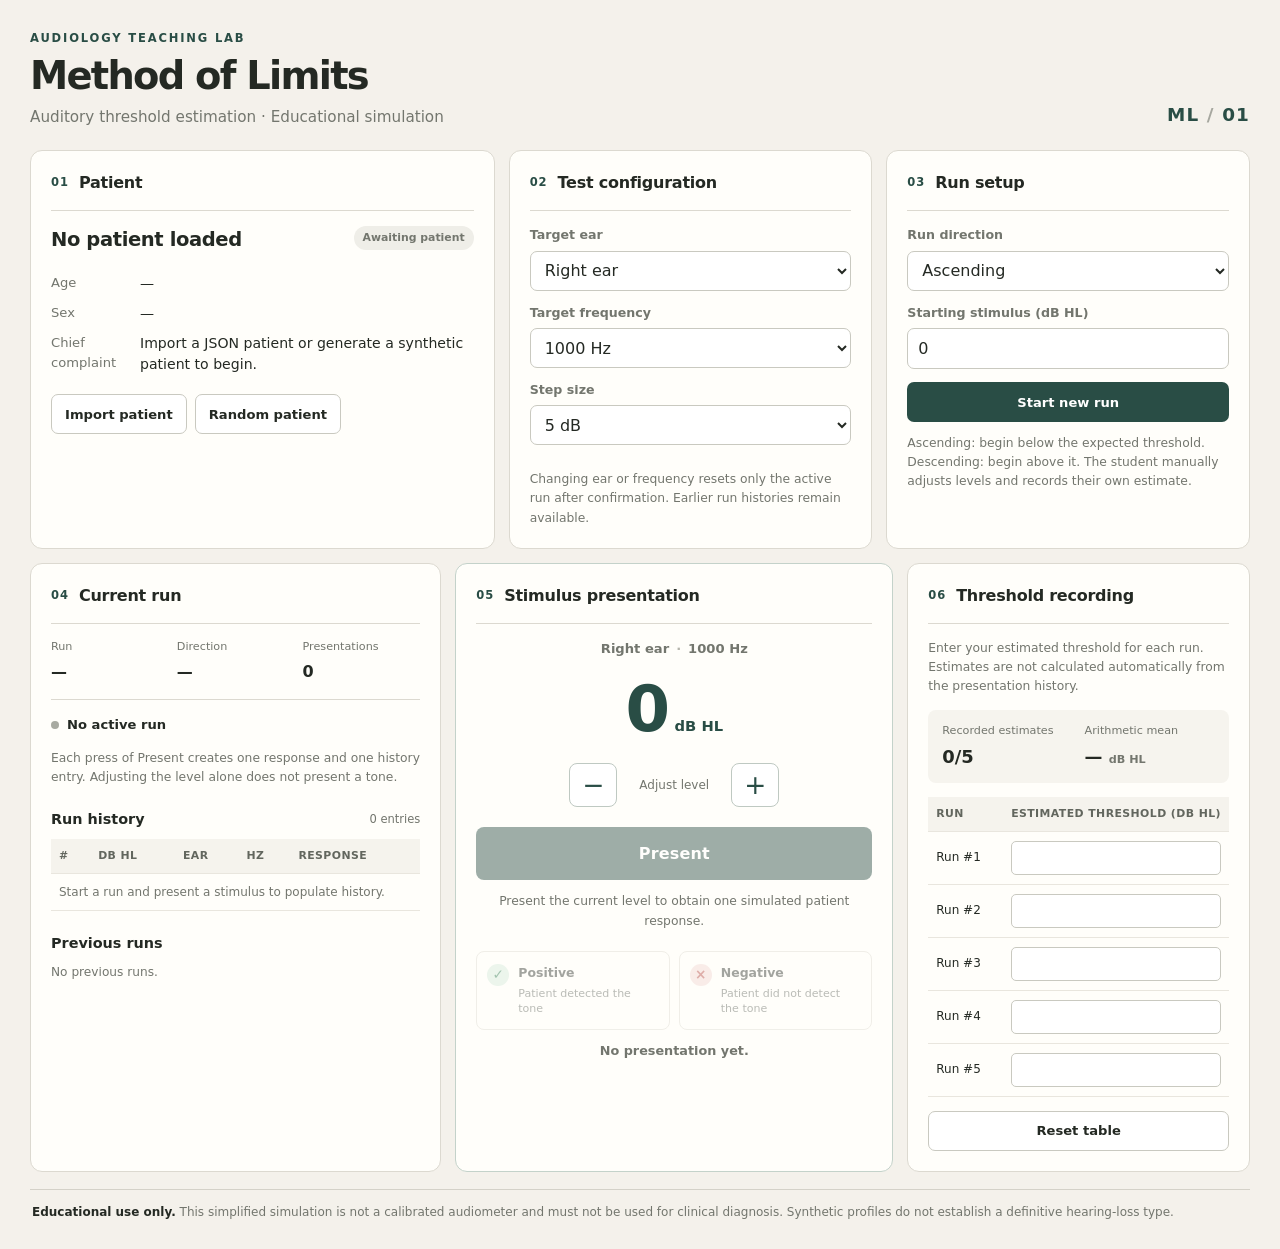
<file: limits-method/index.html>
<!doctype html>
<html lang="en">
<head>
  <meta charset="utf-8">
  <meta name="viewport" content="width=device-width, initial-scale=1">
  <meta name="theme-color" content="#f4f1eb">
  <title>Method of Limits — Audiology Lab</title>
  <link rel="stylesheet" href="style.css">
  <script src="script.js" defer></script>
</head>
<body>
  <header class="site-header">
    <div>
      <p class="eyebrow">AUDIOLOGY TEACHING LAB</p>
      <h1>Method of Limits</h1>
      <p class="subtitle">Auditory threshold estimation · Educational simulation</p>
    </div>
    <div class="header-mark" aria-hidden="true">ML<span> / </span>01</div>
  </header>

  <main class="page-shell">
    <section class="top-grid" aria-label="Patient and test configuration">
      <section class="panel patient-panel">
        <div class="section-heading"><span class="section-index">01</span><h2>Patient</h2></div>
        <div class="patient-name-row">
          <h3 id="patientName">No patient loaded</h3>
          <span id="patientBadge" class="badge muted">Awaiting patient</span>
        </div>
        <dl class="patient-details">
          <div><dt>Age</dt><dd id="patientAge">—</dd></div>
          <div><dt>Sex</dt><dd id="patientSex">—</dd></div>
          <div class="complaint"><dt>Chief complaint</dt><dd id="patientComplaint">Import a JSON patient or generate a synthetic patient to begin.</dd></div>
        </dl>
        <div class="patient-actions">
          <button class="button secondary" id="importButton" type="button">Import patient</button>
          <button class="button secondary" id="randomButton" type="button">Random patient</button>
          <input id="patientFile" type="file" accept=".json,application/json" hidden>
        </div>
        <p id="patientMessage" class="inline-message" role="status" aria-live="polite"></p>
      </section>

      <section class="panel config-panel">
        <div class="section-heading"><span class="section-index">02</span><h2>Test configuration</h2></div>
        <label class="field-label" for="targetEar">Target ear</label>
        <select id="targetEar">
          <option value="right_ear">Right ear</option>
          <option value="left_ear">Left ear</option>
        </select>
        <label class="field-label" for="targetFrequency">Target frequency</label>
        <select id="targetFrequency">
          <option value="250">250 Hz</option><option value="500">500 Hz</option>
          <option value="1000" selected>1000 Hz</option><option value="2000">2000 Hz</option>
          <option value="4000">4000 Hz</option><option value="8000">8000 Hz</option>
        </select>
        <label class="field-label" for="stepSize">Step size</label>
        <select id="stepSize">
          <option value="5" selected>5 dB</option><option value="2">2 dB</option><option value="1">1 dB</option>
        </select>
        <p class="helper">Changing ear or frequency resets only the active run after confirmation. Earlier run histories remain available.</p>
      </section>

      <section class="panel method-panel">
        <div class="section-heading"><span class="section-index">03</span><h2>Run setup</h2></div>
        <label class="field-label" for="runDirection">Run direction</label>
        <select id="runDirection"><option value="ascending">Ascending</option><option value="descending">Descending</option></select>
        <label class="field-label" for="startLevel">Starting stimulus (dB HL)</label>
        <input id="startLevel" type="number" min="-10" max="120" step="1" value="0">
        <button class="button primary full-width" id="startRunButton" type="button">Start new run</button>
        <p class="helper">Ascending: begin below the expected threshold. Descending: begin above it. The student manually adjusts levels and records their own estimate.</p>
      </section>
    </section>

    <section class="workspace-grid" aria-label="Threshold testing workspace">
      <section class="panel run-panel">
        <div class="section-heading"><span class="section-index">04</span><h2>Current run</h2></div>
        <div class="run-summary">
          <div><span class="summary-label">Run</span><strong id="currentRunNumber">—</strong></div>
          <div><span class="summary-label">Direction</span><strong id="currentRunDirection">—</strong></div>
          <div><span class="summary-label">Presentations</span><strong id="presentationCount">0</strong></div>
        </div>
        <div class="status-line"><span id="runStatusDot" class="status-dot"></span><span id="runStatus">No active run</span></div>
        <p class="helper">Each press of Present creates one response and one history entry. Adjusting the level alone does not present a tone.</p>
        <div class="history-heading"><h3>Run history</h3><span id="historyCount" class="count-label">0 entries</span></div>
        <div class="table-scroll history-scroll">
          <table class="history-table">
            <thead><tr><th>#</th><th>dB HL</th><th>Ear</th><th>Hz</th><th>Response</th></tr></thead>
            <tbody id="historyBody"><tr><td colspan="5" class="empty-cell">Start a run and present a stimulus to populate history.</td></tr></tbody>
          </table>
        </div>
        <div class="all-runs">
          <h3>Previous runs</h3>
          <div id="previousRuns" class="previous-runs"><p class="empty-note">No previous runs.</p></div>
        </div>
      </section>

      <section class="panel stimulus-panel">
        <div class="section-heading"><span class="section-index">05</span><h2>Stimulus presentation</h2></div>
        <div class="stimulus-context"><span id="stimulusEar">Right ear</span><span class="context-separator">·</span><span id="stimulusFrequency">1000 Hz</span></div>
        <div class="level-display" aria-live="polite"><span id="stimulusLevel">0</span><small>dB HL</small></div>
        <div class="level-controls">
          <button id="minusButton" class="level-adjust" type="button" aria-label="Decrease stimulus level">−</button>
          <span class="adjust-hint">Adjust level</span>
          <button id="plusButton" class="level-adjust" type="button" aria-label="Increase stimulus level">+</button>
        </div>
        <button id="presentButton" class="button present-button" type="button" disabled>Present</button>
        <p class="helper centered">Present the current level to obtain one simulated patient response.</p>
        <div class="response-grid" aria-live="polite">
          <div id="positiveIndicator" class="response-indicator positive">
            <span class="indicator-symbol" aria-hidden="true">✓</span>
            <div><strong>Positive</strong><p>Patient detected the tone</p></div>
          </div>
          <div id="negativeIndicator" class="response-indicator negative">
            <span class="indicator-symbol" aria-hidden="true">×</span>
            <div><strong>Negative</strong><p>Patient did not detect the tone</p></div>
          </div>
        </div>
        <p id="responseMessage" class="response-message" role="status">No presentation yet.</p>
      </section>

      <section class="panel estimates-panel">
        <div class="section-heading"><span class="section-index">06</span><h2>Threshold recording</h2></div>
        <p class="helper">Enter your estimated threshold for each run. Estimates are not calculated automatically from the presentation history.</p>
        <div class="recording-summary">
          <div><span class="summary-label">Recorded estimates</span><strong id="completedCount">0/5</strong></div>
          <div><span class="summary-label">Arithmetic mean</span><strong id="meanValue">— <small>dB HL</small></strong></div>
        </div>
        <div class="table-scroll estimates-scroll">
          <table class="estimate-table">
            <thead><tr><th>Run</th><th>Estimated threshold (dB HL)</th></tr></thead>
            <tbody id="estimateBody"></tbody>
          </table>
        </div>
        <button id="resetTableButton" class="button secondary full-width" type="button">Reset table</button>
        <p id="estimateMessage" class="inline-message" role="status" aria-live="polite"></p>
      </section>
    </section>
    <footer class="disclaimer"><strong>Educational use only.</strong> This simplified simulation is not a calibrated audiometer and must not be used for clinical diagnosis. Synthetic profiles do not establish a definitive hearing-loss type.</footer>
  </main>
</body>
</html>
</file>
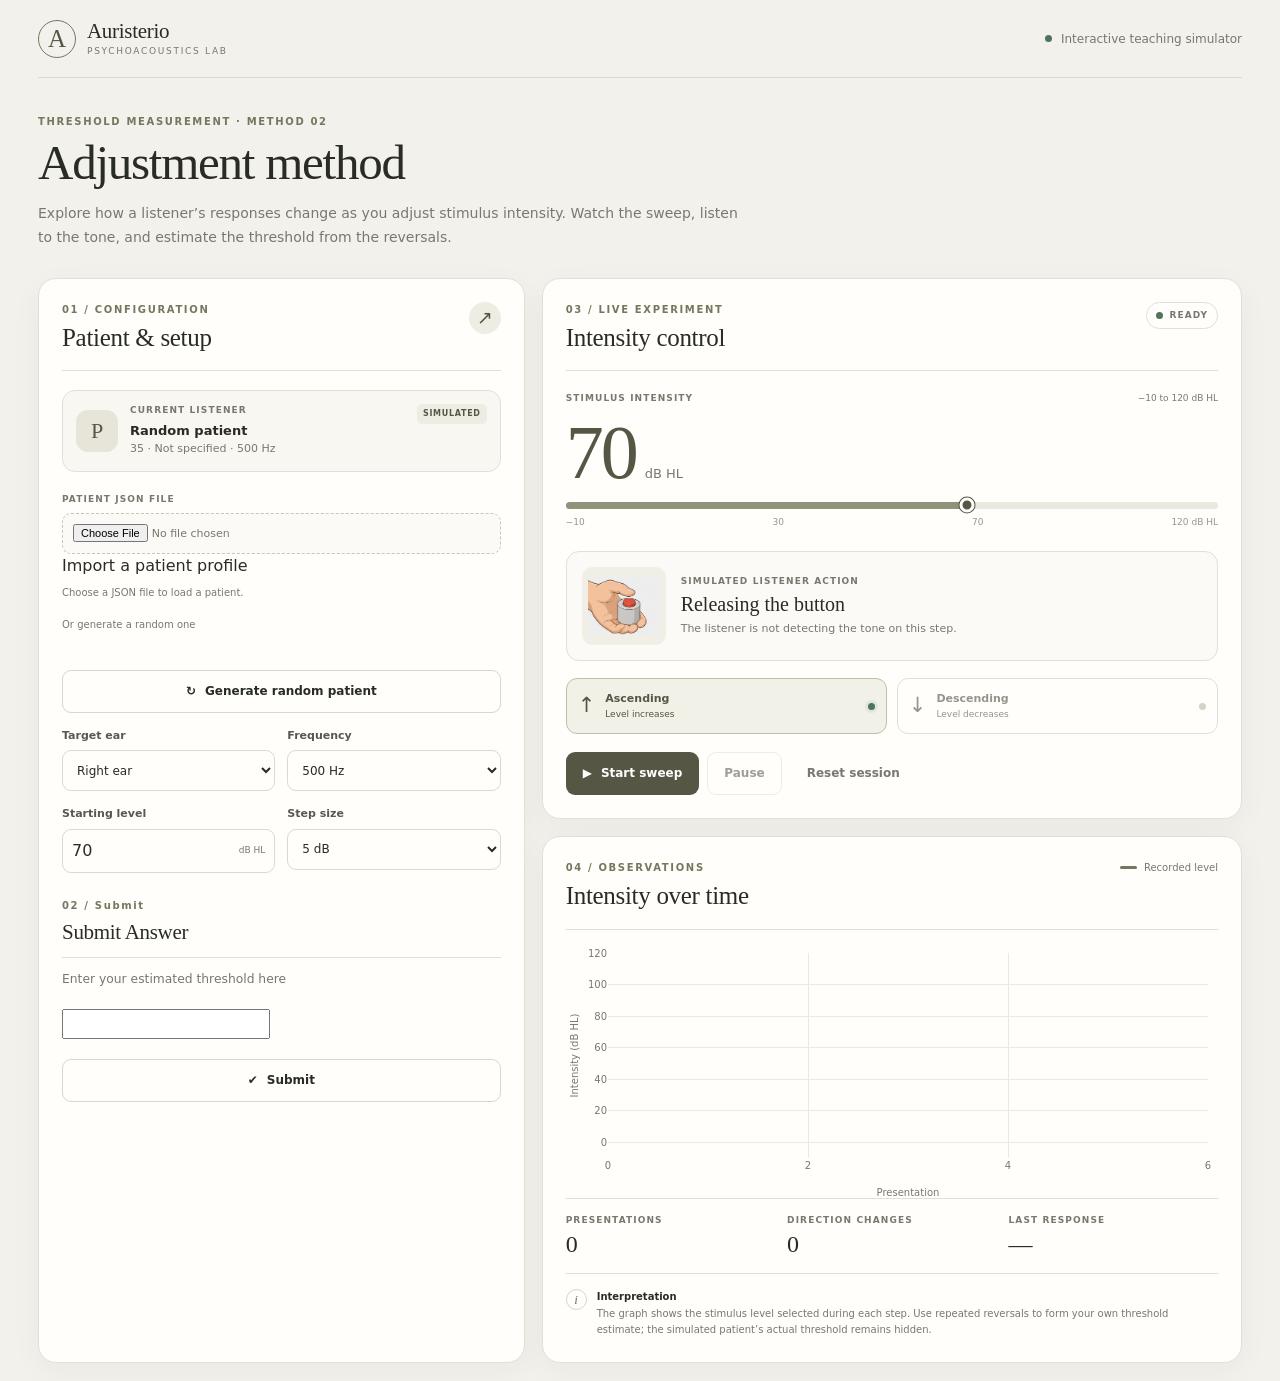
<file: adjustment-method/adjustment.html>
<!doctype html>
<html lang="en">
<head>
  <meta charset="utf-8">
  <meta name="viewport" content="width=device-width, initial-scale=1">
  <meta name="theme-color" content="#e8e5dc">
  <title>Adjustment Method · Psychoacoustics Lab</title>
  <link rel="stylesheet" href="./adjustment_style.css">
  <script src="https://cdn.plot.ly/plotly-2.35.2.min.js"></script>
  <script src="./adjustment_script.js" defer></script>
</head>
<body>
  <div class="app-shell">
    <header class="topbar">
      <a class="wordmark" href="#" aria-label="Psychoacoustics Lab home">
        <span class="wordmark-mark">A</span>
        <span><strong>Auristerio</strong><small>PSYCHOACOUSTICS LAB</small></span>
      </a>
      <div class="topbar-meta"><span class="status-dot"></span> Interactive teaching simulator</div>
    </header>

    <main>
      <section class="page-intro">
        <div>
          <p class="eyebrow">THRESHOLD MEASUREMENT · METHOD 02</p>
          <h1>Adjustment method</h1>
          <p class="intro-copy">Explore how a listener’s responses change as you adjust stimulus intensity. Watch the sweep, listen to the tone, and estimate the threshold from the reversals.</p>
        </div>
      </section>

      <section class="workspace">
        <aside class="panel setup-panel">
          <div class="panel-heading">
            <div><p class="section-kicker">01 / CONFIGURATION</p><h2>Patient & setup</h2></div>
            <span class="heading-icon">↗</span>
          </div>

          <div class="patient-card">
            <div class="patient-avatar" aria-hidden="true">P</div>
            <div class="patient-copy"><span class="field-label">CURRENT LISTENER</span><strong id="patientName">Random patient</strong><span id="patientMeta" class="muted">Threshold profile · 500 Hz</span></div>
            <span class="patient-tag" id="patientTag">SIMULATED</span>
          </div>

          <label class="field-label" for="patientFile">PATIENT JSON FILE</label>
          <div class="file-control">
            <input id="patientFile" type="file" accept=".json,application/json">
            <span class="file-hint">Import a patient profile</span>
          </div>
          <p class="helper-text" id="importStatus" role="status">Choose a JSON file to load a patient.</p>
          <p class="helper-text" id="importStatus" role="status">Or generate a random one</p>
          <button id="newPatientBtn" class="button button-secondary full-width" type="button"><span aria-hidden="true">↻</span> Generate random patient</button>

          <div class="field-grid">
            <div class="field">
              <label for="targetEar">Target ear</label>
              <select id="targetEar">
                <option value="right_ear" selected>Right ear</option>
                <option value="left_ear">Left ear</option>
              </select>
            </div>
            <div class="field">
              <label for="targetFrequency">Frequency</label>
              <select id="targetFrequency">
                <option value="250">250 Hz</option><option value="500" selected>500 Hz</option>
                <option value="1000">1 kHz</option><option value="2000">2 kHz</option>
                <option value="4000">4 kHz</option><option value="8000">8 kHz</option>
              </select>
            </div>
          </div>

          <div class="field-grid">
            <div class="field">
              <label for="startLevel">Starting level</label>
              <div class="input-unit"><input id="startLevel" type="number" min="-10" max="120" step="5" value="70"><span>dB HL</span></div>
            </div>
            <div class="field">
              <label for="stepSize">Step size</label>
              <select id="stepSize"><option value="1">1 dB</option><option value="2">2 dB</option><option value="5" selected>5 dB</option><option value="10">10 dB</option></select>
            </div>
            
          </div>

          <div class="panel-heading compact">
            <div><p class="section-kicker">02 / Submit</p><h2>Submit Answer</h2></div>
          </div>
          <p class="helper">Enter your estimated threshold here</p>
          <input type="number" style="margin-top: 20px;" id="userEstimation">
          <button id="submitBtn" class="button button-secondary full-width" type="button"><span aria-hidden="true">✔</span>Submit</button>
          <p id="responseElement"></p>
        </aside>

        <section class="panel experiment-panel">
          <div class="panel-heading">
            <div><p class="section-kicker">03 / LIVE EXPERIMENT</p><h2>Intensity control</h2></div>
            <span class="live-badge"><span class="status-dot"></span><span id="sessionStatus">READY</span></span>
          </div>
          <div class="stimulus-stage">
            <div class="stimulus-topline"><span>STIMULUS INTENSITY</span><span id="levelBounds">−10 to 120 dB HL</span></div>
            <div class="level-readout"><strong id="sweepValue">70</strong><span>dB HL</span></div>
            <div class="level-track" aria-hidden="true"><div id="levelTrackFill" class="level-track-fill"></div><span id="levelTrackMarker" class="level-track-marker"></span></div>
            <div class="level-scale"><span>−10</span><span>30</span><span>70</span><span>120 dB HL</span></div>

            <div class="hand-state">
              <div class="hand-image-wrap"><img src="./images/releasing.png" id="handImage" alt="Illustration of a hand releasing the response button"></div>
              <div class="hand-copy"><span class="field-label">SIMULATED LISTENER ACTION</span><strong id="handStateTitle">Releasing the button</strong><p id="handStateCopy">The tone is not reliably audible at this level.</p></div>
            </div>
            <div class="direction-indicators">
              <div id="ascendBox" class="direction-card active"><span class="direction-arrow">↑</span><span><strong>Ascending</strong><small>Level increases</small></span><span class="direction-light"></span></div>
              <div id="descendBox" class="direction-card"><span class="direction-arrow">↓</span><span><strong>Descending</strong><small>Level decreases</small></span><span class="direction-light"></span></div>
            </div>
            <div class="control-row">
              <button id="mainStartBtn" class="button button-primary" type="button"><span aria-hidden="true">▶</span> Start sweep</button>
              <button id="pauseBtn" class="button button-secondary" type="button" disabled>Pause</button>
              <button id="resetBtn" class="button button-quiet" type="button">Reset session</button>
            </div>
          </div>
        </section>

        <section class="panel results-panel">
          <div class="panel-heading">
            <div><p class="section-kicker">04 / OBSERVATIONS</p><h2>Intensity over time</h2></div>
            <span class="chart-legend"><i></i> Recorded level</span>
          </div>
          <div id="plot" class="plot-area" aria-label="Live plot of stimulus intensity over time"></div>
          <div class="results-footer">
            <div><span class="field-label">PRESENTATIONS</span><strong id="presentationCount">0</strong></div>
            <div><span class="field-label">DIRECTION CHANGES</span><strong id="reversalCount">0</strong></div>
            <div><span class="field-label">LAST RESPONSE</span><strong id="lastResponse">—</strong></div>
          </div>
          <div class="observation-note"><span class="note-mark">i</span><p><strong>Interpretation</strong><br>The graph shows the stimulus level selected during each step. Use repeated reversals to form your own threshold estimate; the simulated patient’s actual threshold remains hidden.</p></div>
        </section>
        
      </section>

      
    </main>
  </div>
</body>
</html>
</file>
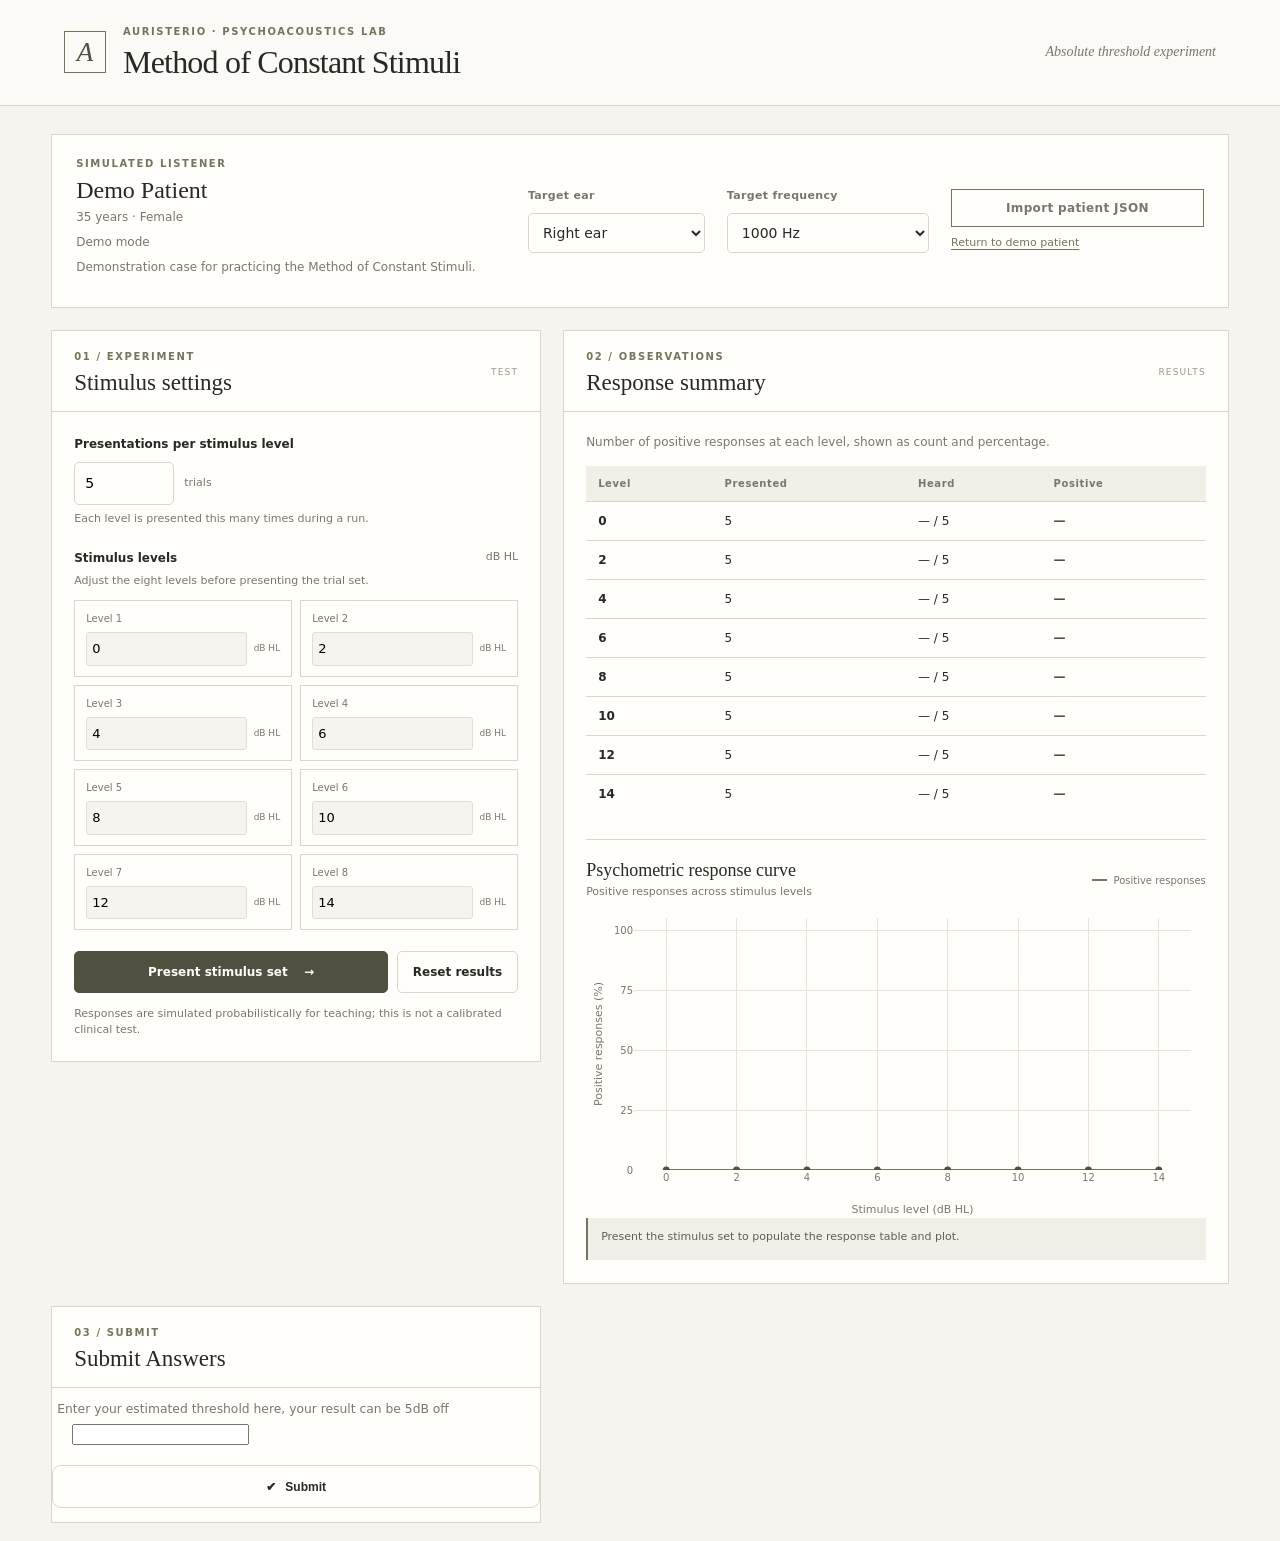
<file: constant-stimuli-method/constant_stimuli.html>
<!DOCTYPE html>
<html lang="en">
<head>
  <meta charset="UTF-8">
  <meta name="viewport" content="width=device-width, initial-scale=1.0">
  <meta name="description" content="Interactive psychoacoustics lab for the Method of Constant Stimuli.">
  <title>Method of Constant Stimuli | Auristerio Lab</title>
  <link rel="stylesheet" href="constant_style.css">
  <script src="https://cdn.plot.ly/plotly-2.35.2.min.js"></script>
  <script src="constant_script.js" defer></script>
</head>
<body>
  <header class="site-header">
    <div class="brand-mark" aria-hidden="true">A</div>
    <div class="brand-copy"><p class="eyebrow">AURISTERIO · PSYCHOACOUSTICS LAB</p><h1>Method of Constant Stimuli</h1></div>
    <p class="header-note">Absolute threshold experiment</p>
  </header>

  <main>
    <section class="patient-strip" aria-label="Patient and test settings">
      <div class="patient-summary">
        <p class="section-kicker">SIMULATED LISTENER</p>
        <h2 id="patientName">Demo Patient</h2>
        <p id="patientDetails" class="muted">35 years · Female</p>
        <p id="patientStatus" class="muted"></p>
        <p id="chiefComplaint" class="complaint">No patient file loaded. Using the built-in demonstration threshold.</p>
      </div>
      <div class="setting-block">
        <label for="targetEar">Target ear</label>
        <select id="targetEar"><option value="right_ear">Right ear</option><option value="left_ear">Left ear</option></select>
      </div>
      <div class="setting-block">
        <label for="targetFrequency">Target frequency</label>
        <select id="targetFrequency">
          <option value="250">250 Hz</option><option value="500">500 Hz</option><option value="1000" selected>1000 Hz</option><option value="2000">2000 Hz</option><option value="4000">4000 Hz</option><option value="8000">8000 Hz</option>
        </select>
      </div>
      <div class="import-block">
        <label class="file-button" for="patientFile">Import patient JSON</label>
        <input id="patientFile" type="file" accept=".json,application/json">
        <button id="loadDemoBtn" class="text-button" type="button">Return to demo patient</button>
      </div>
    </section>

    <div id="message" class="message" role="status" aria-live="polite" hidden></div>

    <section class="lab-grid">
      <article class="panel experiment-panel">
        <div class="panel-heading"><div><p class="section-kicker">01 / EXPERIMENT</p><h2>Stimulus settings</h2></div><span class="panel-index">TEST</span></div>
        <div class="panel-content">
          <div class="field-block">
            <label for="presentTimes">Presentations per stimulus level</label>
            <div class="number-with-unit"><input id="presentTimes" type="number" min="1" max="100" step="1" value="5"><span>trials</span></div>
            <p class="help-text">Each level is presented this many times during a run.</p>
          </div>
          <div class="field-block">
            <div class="field-title-row"><label>Stimulus levels</label><span class="unit-label">dB HL</span></div>
            <p class="help-text">Adjust the eight levels before presenting the trial set.</p>
            <div class="samples-grid" id="samplesGrid">
              <label class="sample-card"><span>Level 1</span><div><input id="slm1" type="number" value="0" step="1"><small>dB HL</small></div></label>
              <label class="sample-card"><span>Level 2</span><div><input id="slm2" type="number" value="2" step="1"><small>dB HL</small></div></label>
              <label class="sample-card"><span>Level 3</span><div><input id="slm3" type="number" value="4" step="1"><small>dB HL</small></div></label>
              <label class="sample-card"><span>Level 4</span><div><input id="slm4" type="number" value="6" step="1"><small>dB HL</small></div></label>
              <label class="sample-card"><span>Level 5</span><div><input id="slm5" type="number" value="8" step="1"><small>dB HL</small></div></label>
              <label class="sample-card"><span>Level 6</span><div><input id="slm6" type="number" value="10" step="1"><small>dB HL</small></div></label>
              <label class="sample-card"><span>Level 7</span><div><input id="slm7" type="number" value="12" step="1"><small>dB HL</small></div></label>
              <label class="sample-card"><span>Level 8</span><div><input id="slm8" type="number" value="14" step="1"><small>dB HL</small></div></label>
            </div>
          </div>
          <div class="action-row"><button id="presentBtn" class="primary-button" type="button">Present stimulus set <span aria-hidden="true">→</span></button><button id="resetBtn" class="secondary-button" type="button">Reset results</button></div>
          <p class="small-note">Responses are simulated probabilistically for teaching; this is not a calibrated clinical test.</p>
        </div>
      </article>

      <article class="panel results-panel">
        <div class="panel-heading"><div><p class="section-kicker">02 / OBSERVATIONS</p><h2>Response summary</h2></div><span class="panel-index">RESULTS</span></div>
        <div class="panel-content">
          <p class="results-intro">Number of positive responses at each level, shown as count and percentage.</p>
          <div class="table-wrap"><table class="results-table"><thead><tr><th>Level</th><th>Presented</th><th>Heard</th><th>Positive</th></tr></thead><tbody id="resultsBody"></tbody></table></div>
          <div class="chart-heading"><div><h3>Psychometric response curve</h3><p>Positive responses across stimulus levels</p></div><span class="chart-key"><i></i> Positive responses</span></div>
          <div id="plot" aria-label="Plot of positive response percentage by stimulus level"></div>
          <div class="interpretation" id="interpretation">Present the stimulus set to populate the response table and plot.</div>
        </div>
      </article>
      <article class="panel results-panel">
        <div class="panel-heading"><div><p class="section-kicker">03 / SUBMIT</p><h2>Submit Answers</h2></div></div>
          <p class="helper" style="margin-left: 5px; margin-bottom: 5px;">Enter your estimated threshold here, your result can be 5dB off</p>
          <input style="margin-left: 20px;" type="number" id="userEstimation">
          <button id="submitBtn" class="button button-secondary full-width" type="button"><span aria-hidden="true">✔</span>Submit</button>
          <p id="responseElement"></p>
      </article>
    </section>
  </main>
</body>
</html>
</file>
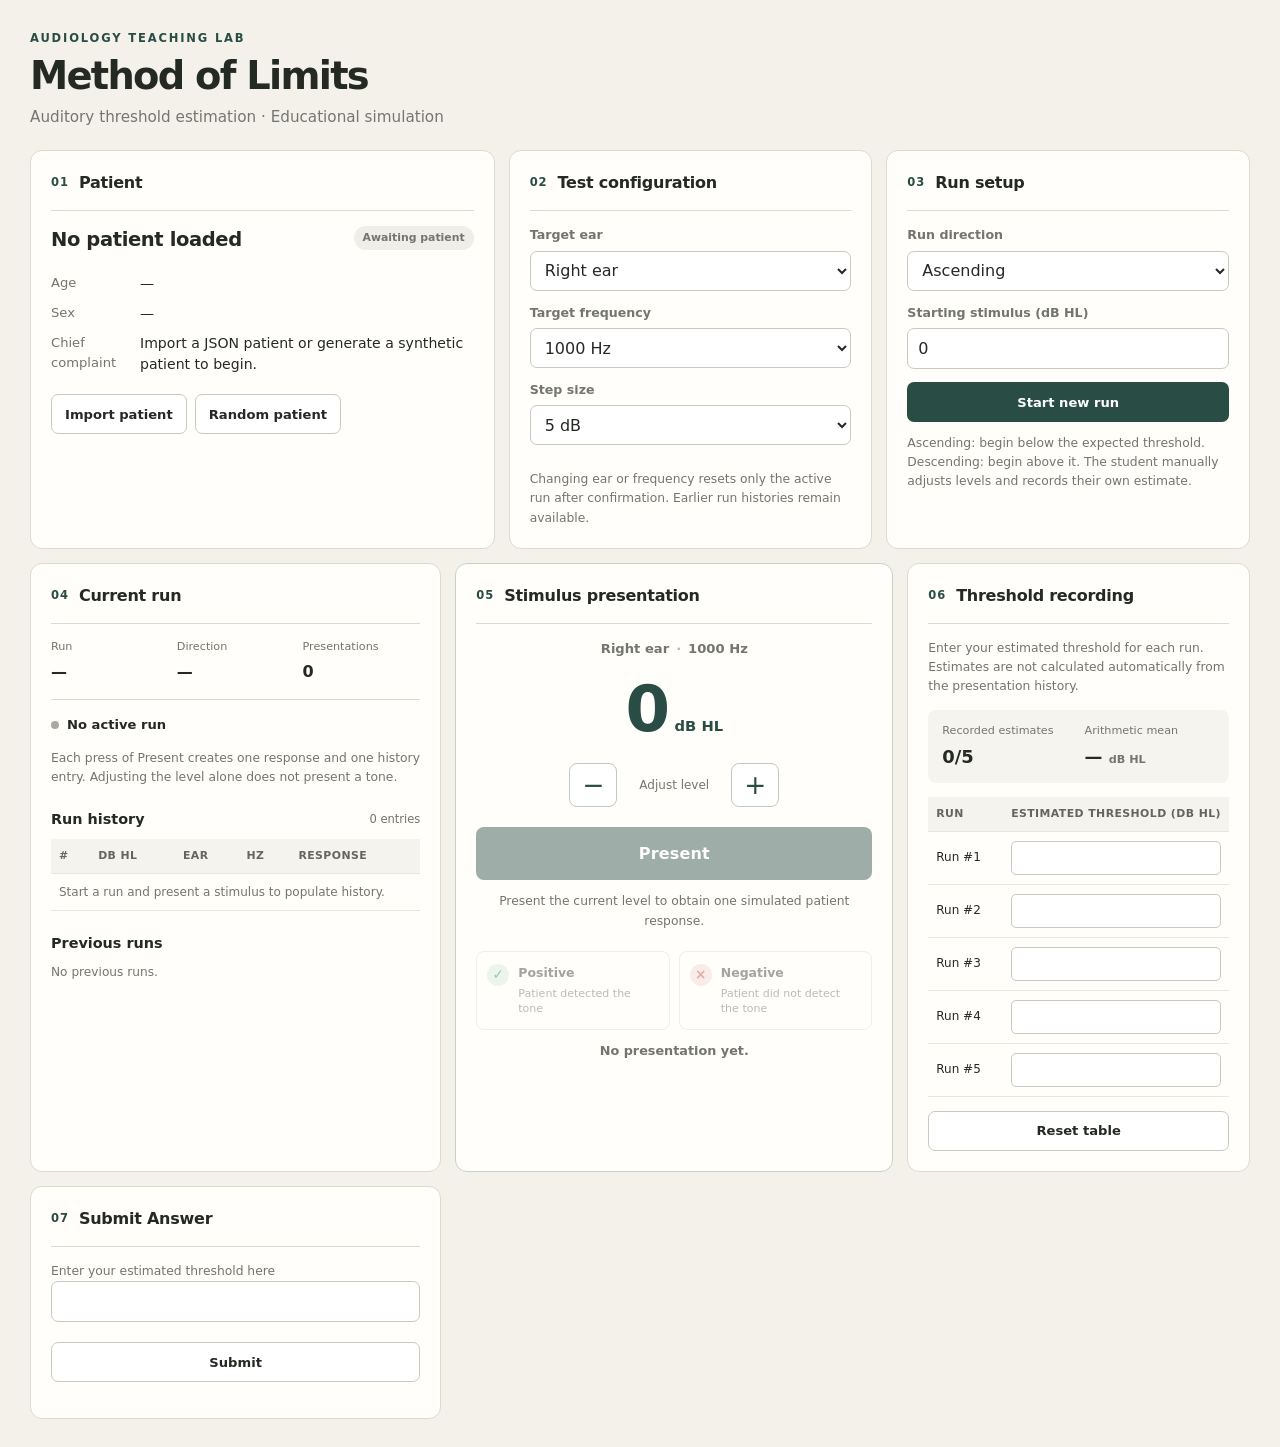
<file: limits-method/limits.html>
<!doctype html>
<html lang="en">

<head>
  <meta charset="utf-8">
  <meta name="viewport" content="width=device-width, initial-scale=1">
  <meta name="theme-color" content="#f4f1eb">
  <title>Method of Limits — Audiology Lab</title>
  <link rel="stylesheet" href="limits-style.css">
  <script src="limits-script.js" defer></script>
</head>

<body>
  <header class="site-header">
    <div>
      <p class="eyebrow">AUDIOLOGY TEACHING LAB</p>
      <h1>Method of Limits</h1>
      <p class="subtitle">Auditory threshold estimation · Educational simulation</p>
    </div>
  </header>

  <main class="page-shell">
    <section class="top-grid" aria-label="Patient and test configuration">
      <section class="panel patient-panel">
        <div class="section-heading"><span class="section-index">01</span>
          <h2>Patient</h2>
        </div>
        <div class="patient-name-row">
          <h3 id="patientName">No patient loaded</h3>
          <span id="patientBadge" class="badge muted">Awaiting patient</span>
        </div>
        <dl class="patient-details">
          <div>
            <dt>Age</dt>
            <dd id="patientAge">—</dd>
          </div>
          <div>
            <dt>Sex</dt>
            <dd id="patientSex">—</dd>
          </div>
          <div class="complaint">
            <dt>Chief complaint</dt>
            <dd id="patientComplaint">Import a JSON patient or generate a synthetic patient to begin.</dd>
          </div>
        </dl>
        <div class="patient-actions">
          <button class="button secondary" id="importButton" type="button">Import patient</button>
          <button class="button secondary" id="randomButton" type="button">Random patient</button>
          <input id="patientFile" type="file" accept=".json,application/json" hidden>
        </div>
        <p id="patientMessage" class="inline-message" role="status" aria-live="polite"></p>
      </section>

      <section class="panel config-panel">
        <div class="section-heading"><span class="section-index">02</span>
          <h2>Test configuration</h2>
        </div>
        <label class="field-label" for="targetEar">Target ear</label>
        <select id="targetEar">
          <option value="right_ear">Right ear</option>
          <option value="left_ear">Left ear</option>
        </select>
        <label class="field-label" for="targetFrequency">Target frequency</label>
        <select id="targetFrequency">
          <option value="250">250 Hz</option>
          <option value="500">500 Hz</option>
          <option value="1000" selected>1000 Hz</option>
          <option value="2000">2000 Hz</option>
          <option value="4000">4000 Hz</option>
          <option value="8000">8000 Hz</option>
        </select>
        <label class="field-label" for="stepSize">Step size</label>
        <select id="stepSize">
          <option value="5" selected>5 dB</option>
          <option value="2">2 dB</option>
          <option value="1">1 dB</option>
        </select>
        <p class="helper">Changing ear or frequency resets only the active run after confirmation. Earlier run histories
          remain available.</p>
      </section>

      <section class="panel method-panel">
        <div class="section-heading"><span class="section-index">03</span>
          <h2>Run setup</h2>
        </div>
        <label class="field-label" for="runDirection">Run direction</label>
        <select id="runDirection">
          <option value="ascending">Ascending</option>
          <option value="descending">Descending</option>
        </select>
        <label class="field-label" for="startLevel">Starting stimulus (dB HL)</label>
        <input id="startLevel" type="number" min="-10" max="120" step="1" value="0">
        <button class="button primary full-width" id="startRunButton" type="button">Start new run</button>
        <p class="helper">Ascending: begin below the expected threshold. Descending: begin above it. The student
          manually adjusts levels and records their own estimate.</p>
      </section>
    </section>

    <section class="workspace-grid" aria-label="Threshold testing workspace">
      <section class="panel run-panel">
        <div class="section-heading"><span class="section-index">04</span>
          <h2>Current run</h2>
        </div>
        <div class="run-summary">
          <div><span class="summary-label">Run</span><strong id="currentRunNumber">—</strong></div>
          <div><span class="summary-label">Direction</span><strong id="currentRunDirection">—</strong></div>
          <div><span class="summary-label">Presentations</span><strong id="presentationCount">0</strong></div>
        </div>
        <div class="status-line"><span id="runStatusDot" class="status-dot"></span><span id="runStatus">No active
            run</span></div>
        <p class="helper">Each press of Present creates one response and one history entry. Adjusting the level alone
          does not present a tone.</p>
        <div class="history-heading">
          <h3>Run history</h3><span id="historyCount" class="count-label">0 entries</span>
        </div>
        <div class="table-scroll history-scroll">
          <table class="history-table">
            <thead>
              <tr>
                <th>#</th>
                <th>dB HL</th>
                <th>Ear</th>
                <th>Hz</th>
                <th>Response</th>
              </tr>
            </thead>
            <tbody id="historyBody">
              <tr>
                <td colspan="5" class="empty-cell">Start a run and present a stimulus to populate history.</td>
              </tr>
            </tbody>
          </table>
        </div>
        <div class="all-runs">
          <h3>Previous runs</h3>
          <div id="previousRuns" class="previous-runs">
            <p class="empty-note">No previous runs.</p>
          </div>
        </div>
      </section>

      <section class="panel stimulus-panel">
        <div class="section-heading"><span class="section-index">05</span>
          <h2>Stimulus presentation</h2>
        </div>
        <div class="stimulus-context"><span id="stimulusEar">Right ear</span><span
            class="context-separator">·</span><span id="stimulusFrequency">1000 Hz</span></div>
        <div class="level-display" aria-live="polite"><span id="stimulusLevel">0</span><small>dB HL</small></div>
        <div class="level-controls">
          <button id="minusButton" class="level-adjust" type="button" aria-label="Decrease stimulus level">−</button>
          <span class="adjust-hint">Adjust level</span>
          <button id="plusButton" class="level-adjust" type="button" aria-label="Increase stimulus level">+</button>
        </div>
        <button id="presentButton" class="button present-button" type="button" disabled>Present</button>
        <p class="helper centered">Present the current level to obtain one simulated patient response.</p>
        <div class="response-grid" aria-live="polite">
          <div id="positiveIndicator" class="response-indicator positive">
            <span class="indicator-symbol" aria-hidden="true">✓</span>
            <div><strong>Positive</strong>
              <p>Patient detected the tone</p>
            </div>
          </div>
          <div id="negativeIndicator" class="response-indicator negative">
            <span class="indicator-symbol" aria-hidden="true">×</span>
            <div><strong>Negative</strong>
              <p>Patient did not detect the tone</p>
            </div>
          </div>
        </div>
        <p id="responseMessage" class="response-message" role="status">No presentation yet.</p>
      </section>

      <section class="panel estimates-panel">
        <div class="section-heading"><span class="section-index">06</span>
          <h2>Threshold recording</h2>
        </div>
        <p class="helper">Enter your estimated threshold for each run. Estimates are not calculated automatically from
          the presentation history.</p>
        <div class="recording-summary">
          <div><span class="summary-label">Recorded estimates</span><strong id="completedCount">0/5</strong></div>
          <div><span class="summary-label">Arithmetic mean</span><strong id="meanValue">— <small>dB HL</small></strong>
          </div>
        </div>
        <div class="table-scroll estimates-scroll">
          <table class="estimate-table">
            <thead>
              <tr>
                <th>Run</th>
                <th>Estimated threshold (dB HL)</th>
              </tr>
            </thead>
            <tbody id="estimateBody"></tbody>
          </table>
        </div>
        <button id="resetTableButton" class="button secondary full-width" type="button">Reset table</button>
        <p id="estimateMessage" class="inline-message" role="status" aria-live="polite"></p>
      </section>
      <section class="panel">
        <div class="section-heading"><span class="section-index">07</span>
          <h2>Submit Answer</h2>
        </div>
        <p class="helper">Enter your estimated threshold here</p>
        <input type="number" style="margin-bottom: 20px;" id="userEstimation">
        <button id="submitBtn" class="button secondary full-width">Submit</button>
        <p id="responseElement"></p>
      </section>
    </section>
  </main>
</body>

</html>
</file>
<file: limits-method/style.css>
:root {
  color-scheme: light;
  --paper: #f4f1eb;
  --surface: #fffefa;
  --ink: #242923;
  --muted: #73766e;
  --line: #dcd9d0;
  --accent: #294d45;
  --accent-dark: #1c3b34;
  --accent-soft: #e8efeb;
  --positive: #247448;
  --positive-bg: #e8f4ec;
  --negative: #b13e38;
  --negative-bg: #faecea;
  --warning: #7b5a20;
  --warning-bg: #f8f0dc;
  --radius: 12px;
  font-family: Inter, ui-sans-serif, system-ui, -apple-system, BlinkMacSystemFont, "Segoe UI", sans-serif;
}
* { box-sizing: border-box; }
body { margin: 0; background: var(--paper); color: var(--ink); line-height: 1.45; }
button, input, select { font: inherit; }
button, select, input { outline-offset: 3px; }
:focus-visible { outline: 3px solid #729d91; }
.site-header { max-width: 1500px; margin: 0 auto; padding: 30px 30px 22px; display: flex; align-items: flex-end; justify-content: space-between; gap: 20px; }
.eyebrow { margin: 0 0 8px; color: var(--accent); font-size: .72rem; font-weight: 800; letter-spacing: .16em; }
h1 { margin: 0; font-size: clamp(1.8rem, 3vw, 2.7rem); letter-spacing: -.045em; line-height: 1.08; font-weight: 760; }
.subtitle { margin: 10px 0 0; color: var(--muted); font-size: .95rem; }
.header-mark { color: var(--accent); font-size: 1.15rem; font-weight: 800; letter-spacing: .06em; white-space: nowrap; }
.header-mark span { color: #a6a79f; }
.page-shell { max-width: 1500px; margin: 0 auto; padding: 0 30px 28px; }
.top-grid { display: grid; grid-template-columns: 1.15fr .9fr .9fr; gap: 14px; align-items: stretch; }
.workspace-grid { display: grid; grid-template-columns: 1.08fr 1.15fr .9fr; gap: 14px; margin-top: 14px; align-items: stretch; }
.panel { background: var(--surface); border: 1px solid var(--line); border-radius: var(--radius); padding: 20px; min-width: 0; }
.section-heading { display: flex; align-items: center; gap: 10px; padding-bottom: 16px; margin-bottom: 15px; border-bottom: 1px solid var(--line); }
.section-heading h2 { margin: 0; font-size: 1rem; letter-spacing: -.015em; font-weight: 750; }
.section-index { color: var(--accent); font-size: .72rem; font-weight: 800; letter-spacing: .08em; font-variant-numeric: tabular-nums; }
.patient-name-row { display: flex; justify-content: space-between; align-items: flex-start; gap: 10px; }
.patient-name-row h3 { margin: 0; font-size: 1.22rem; letter-spacing: -.02em; }
.badge { border-radius: 100px; padding: 4px 9px; font-size: .68rem; font-weight: 750; white-space: nowrap; }
.badge.muted { color: var(--muted); background: #efeee8; }
.badge.loaded { color: var(--accent); background: var(--accent-soft); }
.patient-details { display: grid; grid-template-columns: 75px 1fr; gap: 10px 14px; margin: 18px 0 20px; }
.patient-details div { display: contents; }
.patient-details dt { color: var(--muted); font-size: .82rem; }
.patient-details dd { margin: 0; font-size: .88rem; overflow-wrap: anywhere; }
.patient-details .complaint dd { line-height: 1.45; }
.patient-actions { display: flex; gap: 8px; flex-wrap: wrap; }
.field-label { display: block; color: var(--muted); font-size: .79rem; font-weight: 700; margin: 0 0 6px; }
select, input[type="number"] { width: 100%; min-height: 40px; padding: 8px 10px; color: var(--ink); background: #fff; border: 1px solid #c9c9c0; border-radius: 7px; }
.config-panel select { margin-bottom: 13px; }
.method-panel select, .method-panel input { margin-bottom: 13px; }
.button { border: 1px solid transparent; border-radius: 7px; min-height: 40px; padding: 9px 13px; cursor: pointer; font-weight: 730; font-size: .82rem; transition: background .12s ease, border-color .12s ease; }
.button:disabled { opacity: .45; cursor: not-allowed; }
.button.secondary { color: var(--ink); background: #fff; border-color: #c9c9c0; }
.button.secondary:hover:not(:disabled) { background: #f4f3ed; border-color: #a8aaa0; }
.button.primary { color: #fff; background: var(--accent); }
.button.primary:hover:not(:disabled) { background: var(--accent-dark); }
.full-width { width: 100%; }
.helper { margin: 12px 0 0; color: var(--muted); font-size: .77rem; line-height: 1.55; }
.inline-message { min-height: 0; margin: 8px 0 0; color: var(--negative); font-size: .78rem; overflow-wrap: anywhere; }
.inline-message:empty { display: none; }
.inline-message.success { color: var(--positive); }
.run-summary { display: grid; grid-template-columns: repeat(3, 1fr); gap: 8px; padding-bottom: 16px; border-bottom: 1px solid var(--line); }
.run-summary > div, .recording-summary > div { display: flex; flex-direction: column; gap: 5px; }
.summary-label { color: var(--muted); font-size: .7rem; }
.run-summary strong { font-size: 1rem; font-variant-numeric: tabular-nums; }
.status-line { display: flex; align-items: center; gap: 8px; margin: 15px 0; font-size: .82rem; font-weight: 700; }
.status-dot { width: 8px; height: 8px; border-radius: 50%; background: #a8aaa1; }
.status-dot.active { background: var(--positive); box-shadow: 0 0 0 3px var(--positive-bg); }
.history-heading, .all-runs { margin-top: 22px; }
.history-heading { display: flex; justify-content: space-between; align-items: center; gap: 8px; }
h3 { font-size: .9rem; margin: 0; }
.count-label { color: var(--muted); font-size: .72rem; }
.table-scroll { overflow-x: auto; width: 100%; }
.history-scroll { margin-top: 9px; max-height: 270px; overflow-y: auto; }
table { width: 100%; border-collapse: collapse; font-size: .75rem; text-align: left; }
th { background: #f5f3ed; color: #62665e; font-size: .68rem; text-transform: uppercase; letter-spacing: .04em; font-weight: 800; }
th, td { padding: 9px 8px; border-bottom: 1px solid #e9e6de; white-space: nowrap; }
td { font-variant-numeric: tabular-nums; }
.empty-cell { color: var(--muted); white-space: normal; line-height: 1.5; }
.response-tag { display: inline-flex; align-items: center; gap: 4px; border-radius: 5px; padding: 3px 6px; font-size: .68rem; font-weight: 800; }
.response-tag.yes { color: var(--positive); background: var(--positive-bg); }
.response-tag.no { color: var(--negative); background: var(--negative-bg); }
.previous-runs { display: flex; flex-direction: column; gap: 7px; margin-top: 10px; }
.previous-run-item { border: 1px solid var(--line); border-radius: 7px; padding: 8px 10px; }
.previous-run-item summary { cursor: pointer; font-size: .75rem; font-weight: 750; }
.previous-run-item p { margin: 7px 0 0; color: var(--muted); font-size: .72rem; }
.empty-note { margin: 0; color: var(--muted); font-size: .76rem; }
.stimulus-panel { text-align: center; border-color: #c4d2ca; display: flex; flex-direction: column; align-items: stretch; }
.stimulus-panel .section-heading { text-align: left; }
.stimulus-context { color: var(--muted); font-size: .82rem; font-weight: 650; }
.context-separator { margin: 0 7px; color: #b5b5ac; }
.level-display { display: flex; align-items: baseline; justify-content: center; gap: 9px; margin: 16px 0 10px; color: var(--accent); font-size: clamp(3.1rem, 5vw, 4.8rem); font-weight: 780; letter-spacing: -.07em; line-height: 1.12; font-variant-numeric: tabular-nums; }
.level-display small { font-size: .92rem; letter-spacing: 0; font-weight: 700; }
.level-controls { display: flex; justify-content: center; align-items: center; gap: 22px; margin: 8px 0 20px; }
.level-adjust { display: grid; place-items: center; width: 48px; height: 44px; border: 1px solid #bfc9c2; border-radius: 8px; background: #fff; color: var(--accent); font-size: 1.65rem; line-height: 1; cursor: pointer; }
.level-adjust:hover { background: var(--accent-soft); }
.level-adjust:disabled { opacity: .4; cursor: not-allowed; }
.adjust-hint { color: var(--muted); font-size: .75rem; }
.present-button { min-height: 53px; background: var(--accent); color: #fff; border-radius: 8px; font-size: 1rem; font-weight: 800; letter-spacing: .01em; }
.present-button:hover:not(:disabled) { background: var(--accent-dark); }
.centered { text-align: center; }
.response-grid { display: grid; grid-template-columns: 1fr 1fr; gap: 9px; margin-top: 20px; text-align: left; }
.response-indicator { display: flex; align-items: flex-start; gap: 9px; padding: 12px 10px; border: 1px solid var(--line); border-radius: 8px; opacity: .42; }
.response-indicator.active { opacity: 1; }
.response-indicator.positive.active { border-color: #8ab99b; background: var(--positive-bg); }
.response-indicator.negative.active { border-color: #dba29e; background: var(--negative-bg); }
.indicator-symbol { display: grid; place-items: center; width: 22px; height: 22px; flex: 0 0 22px; border-radius: 50%; font-weight: 850; font-size: .85rem; }
.positive .indicator-symbol { color: var(--positive); background: #d2e9d9; }
.negative .indicator-symbol { color: var(--negative); background: #f1d4d1; }
.response-indicator strong { display: block; font-size: .78rem; }
.response-indicator p { margin: 4px 0 0; font-size: .69rem; color: #5d625b; line-height: 1.4; }
.response-message { min-height: 20px; margin: 12px 0 0; color: var(--muted); font-size: .8rem; font-weight: 650; }
.recording-summary { display: grid; grid-template-columns: 1fr 1fr; gap: 12px; padding: 13px 14px; margin: 14px 0; background: #f6f4ee; border-radius: 8px; }
.recording-summary strong { font-size: 1.12rem; font-variant-numeric: tabular-nums; }
.recording-summary strong small { font-size: .7rem; color: var(--muted); font-weight: 650; }
.estimate-table th:last-child { width: 65%; }
.estimate-table input { min-height: 34px; padding: 5px 8px; border-radius: 5px; font-size: .82rem; }
.estimate-table input[aria-invalid="true"] { border-color: var(--negative); background: var(--negative-bg); }
.estimates-scroll { margin-bottom: 14px; }
.disclaimer { margin-top: 17px; border-top: 1px solid #d4d1c8; padding: 14px 2px 0; color: var(--muted); font-size: .75rem; }
.disclaimer strong { color: var(--ink); }
@media (max-width: 1120px) {
  .top-grid { grid-template-columns: 1fr 1fr; }
  .patient-panel { grid-column: span 2; }
  .workspace-grid { grid-template-columns: 1fr 1fr; }
  .stimulus-panel { grid-column: span 1; grid-row: 1; }
  .run-panel { grid-column: span 1; grid-row: span 2; }
  .estimates-panel { grid-column: 2; }
}
@media (max-width: 720px) {
  .site-header { padding: 23px 16px 18px; align-items: flex-start; }
  .header-mark { font-size: .9rem; }
  .page-shell { padding: 0 12px 20px; }
  .top-grid, .workspace-grid { grid-template-columns: 1fr; gap: 11px; }
  .patient-panel, .stimulus-panel, .run-panel, .estimates-panel { grid-column: auto; grid-row: auto; }
  .panel { padding: 16px; }
  .patient-name-row { flex-wrap: wrap; }
  .response-grid { gap: 7px; }
  .response-indicator { padding: 10px 8px; }
  .level-display { font-size: 3.8rem; }
}
@media (prefers-reduced-motion: reduce) { *, *::before, *::after { transition: none !important; scroll-behavior: auto !important; } }
</file>
<file: adjustment-method/adjustment_style.css>
:root {
  --paper: #f3f1eb;
  --surface: #fffefa;
  --surface-muted: #f8f7f2;
  --ink: #292b25;
  --muted: #77786e;
  --line: #e2dfd5;
  --olive: #77765e;
  --olive-dark: #555744;
  --olive-pale: #eeede4;
  --green: #4f745a;
  --red: #a35f54;
  --radius: 18px;
  --shadow: 0 8px 30px rgba(48, 48, 37, .045);
}
* { box-sizing: border-box; }
html { min-height: 100%; }
body { margin: 0; color: var(--ink); background: var(--paper); font-family: Inter, ui-sans-serif, system-ui, -apple-system, BlinkMacSystemFont, "Segoe UI", sans-serif; line-height: 1.5; }
button, input, select { font: inherit; }
button, select, input[type="range"], input[type="file"] { cursor: pointer; }
.app-shell { max-width: 1500px; margin: 0 auto; padding: 0 38px; }
.topbar { min-height: 78px; display: flex; align-items: center; justify-content: space-between; border-bottom: 1px solid #dcd9cf; }
.wordmark { display: flex; align-items: center; gap: 11px; color: inherit; text-decoration: none; }
.wordmark-mark { width: 38px; height: 38px; display: grid; place-items: center; border: 1px solid var(--olive); border-radius: 50%; color: var(--olive-dark); font: 25px Georgia, serif; }
.wordmark strong { display: block; font: 21px Georgia, "Times New Roman", serif; letter-spacing: -.3px; }
.wordmark small { display: block; margin-top: 1px; color: var(--muted); font-size: 9px; letter-spacing: 1.7px; }
.topbar-meta { display: flex; align-items: center; gap: 9px; color: var(--muted); font-size: 12px; }
.status-dot { display: inline-block; width: 7px; height: 7px; background: var(--green); border-radius: 50%; }
main { padding: 36px 0 18px; }
.page-intro { display: flex; align-items: center; justify-content: space-between; gap: 25px; margin-bottom: 28px; }
.eyebrow, .section-kicker { margin: 0 0 8px; color: var(--olive); font-size: 10px; font-weight: 750; letter-spacing: 1.65px; }
h1, h2, p { margin-top: 0; }
.page-intro h1 { margin: 0; font: 400 clamp(35px, 4vw, 49px)/1.08 Georgia, "Times New Roman", serif; letter-spacing: -1.25px; }
.intro-copy { max-width: 710px; margin: 12px 0 0; color: var(--muted); font-size: 14px; line-height: 1.7; }
.method-stamp { width: 91px; height: 91px; flex: 0 0 auto; display: flex; flex-direction: column; justify-content: center; align-items: center; border: 1px solid #d4d1c4; border-radius: 50%; color: var(--olive-dark); }
.method-stamp span, .method-stamp small { font-size: 8px; letter-spacing: 1.5px; }
.method-stamp strong { font: 30px Georgia, serif; line-height: 1.05; }
.workspace { display: grid; grid-template-columns: minmax(275px, .83fr) minmax(360px, 1.17fr); gap: 17px; align-items: stretch; }
.panel { min-width: 0; overflow: hidden; background: var(--surface); border: 1px solid var(--line); border-radius: var(--radius); box-shadow: var(--shadow); }
.setup-panel { grid-row: span 2; padding: 23px; }
.panel-heading { display: flex; align-items: flex-start; justify-content: space-between; gap: 14px; padding-bottom: 18px; border-bottom: 1px solid var(--line); }
.panel-heading h2 { margin: 0; font: 400 25px/1.15 Georgia, "Times New Roman", serif; letter-spacing: -.3px; }
.panel-heading .section-kicker { margin-bottom: 7px; }
.heading-icon { display: grid; place-items: center; width: 32px; height: 32px; border-radius: 50%; background: var(--olive-pale); color: var(--olive-dark); font-size: 19px; }
.panel-heading.compact { margin-top: 25px; padding-bottom: 13px; }
.panel-heading.compact h2 { font-size: 21px; }
.patient-card { display: flex; align-items: center; gap: 12px; margin: 19px 0 21px; padding: 13px; border: 1px solid var(--line); border-radius: 13px; background: var(--surface-muted); }
.patient-avatar { display: grid; place-items: center; width: 42px; height: 42px; flex: 0 0 auto; border-radius: 12px; background: #e7e5d9; color: var(--olive-dark); font: 22px Georgia, serif; }
.patient-copy { min-width: 0; flex: 1; }
.field-label { display: block; color: var(--muted); font-size: 9px; font-weight: 750; letter-spacing: 1.1px; }
.patient-copy strong { display: block; margin: 3px 0 1px; overflow: hidden; font-size: 13px; text-overflow: ellipsis; white-space: nowrap; }
.muted { display: block; color: var(--muted); font-size: 11px; }
.patient-tag { align-self: flex-start; padding: 4px 6px; border-radius: 5px; background: var(--olive-pale); color: var(--olive-dark); font-size: 8px; font-weight: 750; letter-spacing: .7px; }
.file-control { position: relative; margin-top: 7px; }
.file-control input { width: 100%; padding: 10px; border: 1px dashed #c9c6b9; border-radius: 9px; background: #fbfaf6; color: var(--muted); font-size: 11px; }
.helper-text { margin: 7px 0 17px; color: var(--muted); font-size: 10px; line-height: 1.55; }
#importStatus.error { color: #9e493f; }
#importStatus.success { color: var(--green); }
.field-grid { display: grid; grid-template-columns: 1fr 1fr; gap: 12px; margin: 15px 0; }
.field label { display: block; margin-bottom: 6px; color: #57584f; font-size: 11px; font-weight: 650; }
.field select, .input-unit { width: 100%; min-height: 41px; border: 1px solid #dcd9cf; border-radius: 9px; background: #fffefa; color: var(--ink); }
.field select { padding: 0 10px; font-size: 12px; }
.input-unit { display: flex; align-items: center; padding-right: 9px; }
.input-unit input { width: 100%; min-width: 0; padding: 9px; border: 0; outline: 0; background: transparent; color: var(--ink); }
.input-unit span { flex: 0 0 auto; color: var(--muted); font-size: 9px; }
.divider { height: 1px; margin: 23px 0; background: var(--line); }
.model-note { display: flex; align-items: flex-start; gap: 11px; margin: 16px 0; padding: 12px; border-radius: 11px; background: var(--surface-muted); }
.model-glyph { display: grid; place-items: center; width: 30px; height: 30px; flex: 0 0 auto; border: 1px solid #d9d6c8; border-radius: 9px; color: var(--olive-dark); font: italic 21px Georgia, serif; }
.model-note p { margin: 0; font-size: 11px; line-height: 1.6; }
.model-note strong { font-size: 12px; }
.model-note p span { color: var(--muted); }
.range-label { display: flex; justify-content: space-between; gap: 10px; margin: 17px 0 8px; color: #55564e; font-size: 11px; }
.range-label strong { color: var(--olive-dark); }
.range-input { width: 100%; accent-color: var(--olive); }
.range-ends { display: flex; justify-content: space-between; margin-top: 3px; color: var(--muted); font-size: 9px; }
.button { display: inline-flex; align-items: center; justify-content: center; gap: 9px; min-height: 43px; padding: 0 16px; border: 1px solid transparent; border-radius: 9px; font-size: 12px; font-weight: 700; transition: background .18s ease, transform .18s ease, border-color .18s ease; }
.button:hover:not(:disabled) { transform: translateY(-1px); }
.button:disabled { cursor: not-allowed; opacity: .45; }
.button-primary { background: var(--olive-dark); color: white; }
.button-primary:hover:not(:disabled) { background: #444636; }
.button-secondary { border-color: #d9d6cb; background: #fffefa; color: var(--ink); }
.button-secondary:hover:not(:disabled) { background: var(--olive-pale); }
.button-quiet { background: transparent; color: var(--muted); }
.full-width { width: 100%; margin-top: 20px; }
.experiment-panel { padding: 23px; }
.live-badge { display: inline-flex; align-items: center; gap: 7px; padding: 6px 9px; border: 1px solid var(--line); border-radius: 20px; color: var(--muted); font-size: 9px; font-weight: 750; letter-spacing: 1px; }
.stimulus-stage { padding-top: 21px; }
.stimulus-topline { display: flex; justify-content: space-between; gap: 10px; color: var(--muted); font-size: 9px; font-weight: 750; letter-spacing: 1.1px; }
.stimulus-topline span:last-child { font-weight: 500; letter-spacing: 0; }
.level-readout { display: flex; align-items: baseline; gap: 9px; margin: 8px 0 12px; }
.level-readout strong { font: 400 clamp(54px, 6vw, 76px)/1 Georgia, serif; letter-spacing: -3px; color: var(--olive-dark); font-variant-numeric: tabular-nums; }
.level-readout span { color: var(--muted); font-size: 13px; }
.level-track { position: relative; height: 7px; border-radius: 10px; background: #eae8df; }
.level-track-fill { width: 61.5%; height: 100%; border-radius: inherit; background: #92917a; transition: width .25s ease; }
.level-track-marker { position: absolute; top: 50%; left: 61.5%; width: 15px; height: 15px; border: 3px solid var(--surface); border-radius: 50%; background: var(--olive-dark); box-shadow: 0 0 0 1px var(--olive-dark); transform: translate(-50%, -50%); transition: left .25s ease; }
.level-scale { display: flex; justify-content: space-between; margin-top: 7px; color: #96958b; font-size: 9px; }
.hand-state { display: flex; align-items: center; gap: 15px; margin: 22px 0 17px; padding: 15px; border: 1px solid var(--line); border-radius: 13px; background: #fbfaf6; }
.hand-image-wrap { display: grid; place-items: center; width: 84px; height: 78px; flex: 0 0 auto; overflow: hidden; border-radius: 11px; background: #f0eee5; }
#handImage { display: block; width: 100%; height: 100%; object-fit: contain; padding: 6px; }
.hand-copy strong { display: block; margin: 4px 0; font: 20px Georgia, serif; }
.hand-copy p { margin: 0; color: var(--muted); font-size: 11px; line-height: 1.55; }
.direction-indicators { display: grid; grid-template-columns: 1fr 1fr; gap: 10px; }
.direction-card { display: flex; align-items: center; gap: 10px; padding: 11px; border: 1px solid var(--line); border-radius: 11px; color: #96958b; }
.direction-card .direction-arrow { font-size: 21px; }
.direction-card strong, .direction-card small { display: block; }
.direction-card strong { font-size: 11px; }
.direction-card small { margin-top: 1px; font-size: 9px; }
.direction-light { width: 7px; height: 7px; margin-left: auto; border-radius: 50%; background: #d5d2c8; }
.direction-card.active { border-color: #bfc0aa; background: #f1f1e8; color: var(--olive-dark); }
.direction-card.active .direction-light { background: var(--green); box-shadow: 0 0 0 3px #dfe8de; }
.control-row { display: flex; flex-wrap: wrap; gap: 8px; margin-top: 18px; }
.audio-note { margin: 12px 0 0; }
.audio-note span { color: var(--olive); font-size: 14px; }
.results-panel { grid-column: 2; padding: 23px; }
.chart-legend { display: flex; align-items: center; gap: 7px; color: var(--muted); font-size: 10px; }
.chart-legend i { display: block; width: 17px; height: 3px; border-radius: 2px; background: var(--olive); }
.plot-area { min-height: 260px; margin: 8px -6px 0; }
.results-footer { display: grid; grid-template-columns: repeat(3, 1fr); gap: 12px; padding: 15px 0; border-top: 1px solid var(--line); border-bottom: 1px solid var(--line); }
.results-footer strong { display: block; margin-top: 4px; font: 24px Georgia, serif; font-variant-numeric: tabular-nums; }
.observation-note { display: flex; gap: 10px; margin-top: 15px; }
.note-mark { display: grid; place-items: center; width: 21px; height: 21px; flex: 0 0 auto; border: 1px solid #d7d4c6; border-radius: 50%; color: var(--olive); font: italic 13px Georgia, serif; }
.observation-note p { margin: 0; color: var(--muted); font-size: 10px; line-height: 1.65; }
.observation-note strong { color: var(--ink); }
.page-footer { display: flex; justify-content: space-between; gap: 15px; padding: 22px 0 8px; color: #8a897f; font-size: 8px; font-weight: 700; letter-spacing: 1.2px; }
.page-footer i { padding: 0 4px; font-style: normal; }
.helper { margin: 12px 0 0; color: var(--muted); font-size: .77rem; line-height: 1.55; }
@media (min-width: 1200px) { .workspace { grid-template-columns: minmax(290px, .82fr) minmax(380px, 1.18fr); } }
@media (max-width: 900px) { .app-shell { padding: 0 22px; } .workspace { grid-template-columns: 1fr 1fr; } .setup-panel { grid-row: auto; } .experiment-panel { grid-column: 2; } .results-panel { grid-column: 1 / -1; } }
@media (max-width: 650px) { .app-shell { padding: 0 14px; } .topbar { min-height: 66px; } .topbar-meta { font-size: 0; } .topbar-meta .status-dot { width: 8px; height: 8px; } main { padding-top: 25px; } .page-intro { align-items: flex-start; } .method-stamp { width: 68px; height: 68px; } .method-stamp strong { font-size: 24px; } .method-stamp span, .method-stamp small { font-size: 6px; } .workspace { grid-template-columns: 1fr; } .setup-panel, .experiment-panel, .results-panel { grid-column: auto; padding: 18px; } .panel-heading h2 { font-size: 23px; } .level-readout strong { font-size: 61px; } .control-row .button { flex: 1; } .page-footer { flex-direction: column; } }
@media (prefers-reduced-motion: reduce) { *, *::before, *::after { transition-duration: .01ms !important; } }
</file>
<file: constant-stimuli-method/constant_style.css>
:root {
    --bg: #f5f4ef;
    --surface: #fffefa;
    --surface-soft: #f0efe8;
    --border: #d9d7cc;
    --text: #272923;
    --muted: #77786d;
    --olive: #77735d;
    --olive-dark: #4f503f;
    --olive-pale: #e9e7dc;
    --success: #59765e;
    --danger: #a75e50;
    --radius: 5px;
    --serif: Georgia, 'Times New Roman', serif;
    --sans: Inter, ui-sans-serif, system-ui, -apple-system, 'Segoe UI', sans-serif
}

* {
    box-sizing: border-box
}

html {
    min-width: 320px
}

body {
    margin: 0;
    background: var(--bg);
    color: var(--text);
    font-family: var(--sans);
    font-size: 14px;
    line-height: 1.5
}

.site-header {
    min-height: 104px;
    padding: 24px clamp(20px, 5vw, 76px);
    display: flex;
    align-items: center;
    gap: 17px;
    border-bottom: 1px solid var(--border);
    background: rgba(255, 254, 250, .7)
}

.brand-mark {
    width: 42px;
    height: 42px;
    border: 1px solid var(--olive);
    display: grid;
    place-items: center;
    color: var(--olive-dark);
    font: italic 27px var(--serif)
}

.brand-copy {
    flex: 1
}

.eyebrow,
.section-kicker {
    font-size: 10px;
    letter-spacing: .16em;
    font-weight: 700;
    color: var(--olive);
    margin: 0 0 5px
}

.brand-copy h1 {
    font: normal clamp(23px, 3vw, 32px)/1.15 var(--serif);
    margin: 0;
    letter-spacing: -.025em
}

.header-note {
    margin: 0;
    color: var(--muted);
    font: italic 14px var(--serif)
}

main {
    max-width: 1440px;
    margin: 0 auto;
    padding: 28px clamp(16px, 4vw, 58px) 18px
}

.patient-strip {
    display: grid;
    grid-template-columns: minmax(230px, 1.7fr) minmax(130px, .7fr) minmax(150px, .8fr) minmax(190px, 1fr);
    gap: 22px;
    align-items: center;
    background: var(--surface);
    border: 1px solid var(--border);
    padding: 21px 24px;
    margin-bottom: 22px
}

.patient-summary h2 {
    font: normal 24px/1.2 var(--serif);
    margin: 0 0 3px
}

.muted,
.complaint,
.small-note,
.help-text {
    color: var(--muted);
    font-size: 12px
}

.muted {
    margin: 0 0 7px
}

.complaint {
    margin: 0 0 10px;
    max-width: 450px
}

.status-pill {
    display: inline-flex;
    align-items: center;
    border: 1px solid #c9c7b7;
    background: var(--surface-soft);
    color: var(--olive-dark);
    font-size: 10px;
    letter-spacing: .04em;
    padding: 3px 8px;
    border-radius: 30px
}

.setting-block,
.import-block {
    display: flex;
    flex-direction: column;
    gap: 8px;
    min-width: 0
}

.setting-block label,
.import-block>label {
    font-size: 11px;
    font-weight: 650;
    color: var(--muted);
    letter-spacing: .03em
}

.setting-block select {
    width: 100%;
    padding: 10px 30px 10px 10px;
    background: var(--surface);
    border: 1px solid var(--border);
    border-radius: var(--radius);
    color: var(--text);
    font: inherit
}

.import-block input[type=file] {
    position: absolute;
    width: 1px;
    height: 1px;
    overflow: hidden;
    clip: rect(0, 0, 0, 0);
    white-space: nowrap;
    clip-path: inset(50%)
}

.file-button {
    display: inline-flex;
    justify-content: center;
    align-items: center;
    cursor: pointer;
    border: 1px solid var(--olive);
    padding: 9px 12px;
    color: var(--olive-dark);
    font-size: 12px !important;
    font-weight: 650 !important;
    transition: background .15s
}

.file-button:hover {
    background: var(--olive-pale)
}

.small-note {
    margin: 0;
    font-size: 11px;
    line-height: 1.45
}

.text-button {
    align-self: flex-start;
    padding: 0;
    border: 0;
    background: none;
    color: var(--olive);
    text-decoration: underline;
    text-underline-offset: 3px;
    font: inherit;
    font-size: 11px;
    cursor: pointer
}

.message {
    padding: 11px 14px;
    margin: -8px 0 18px;
    border: 1px solid var(--border);
    font-size: 12px
}

.message.error {
    background: #fbefec;
    border-color: #e1bcb4;
    color: #843d31
}

.message.success {
    background: #edf3eb;
    border-color: #c7d7c3;
    color: #355b3b
}

.lab-grid {
    display: grid;
    grid-template-columns: minmax(360px, .92fr) minmax(440px, 1.25fr);
    gap: 22px;
    align-items: start
}

.panel {
    background: var(--surface);
    border: 1px solid var(--border);
    min-width: 0
}

.panel-heading {
    display: flex;
    justify-content: space-between;
    align-items: center;
    padding: 18px 22px 15px;
    border-bottom: 1px solid var(--border)
}

.panel-heading h2 {
    font: normal 23px/1.2 var(--serif);
    margin: 0
}

.panel-index {
    font-size: 9px;
    letter-spacing: .13em;
    color: #99998c
}

.panel-content {
    padding: 21px 22px 23px
}

.threshold-context {
    display: flex;
    gap: 12px;
    padding: 13px;
    background: var(--surface-soft);
    border: 1px solid #e2e0d5;
    margin-bottom: 22px
}

.context-dot {
    width: 7px;
    height: 7px;
    background: var(--olive);
    border-radius: 50%;
    margin-top: 6px;
    flex: 0 0 auto
}

.threshold-context strong {
    font-size: 12px;
    font-weight: 650
}

.threshold-context p {
    margin: 3px 0 0;
    color: var(--muted);
    font-size: 11px
}

.field-block {
    margin-bottom: 21px
}

.field-block>label,
.field-title-row label {
    font-size: 12px;
    font-weight: 650
}

.number-with-unit {
    display: flex;
    align-items: center;
    gap: 10px;
    margin-top: 8px
}

.number-with-unit input {
    width: 100px;
    padding: 10px;
    border: 1px solid var(--border);
    border-radius: var(--radius);
    background: #fffefa;
    font: inherit;
    font-variant-numeric: tabular-nums
}

.number-with-unit span,
.unit-label {
    font-size: 11px;
    color: var(--muted)
}

.help-text {
    font-size: 11px;
    margin: 6px 0 0
}

.field-title-row {
    display: flex;
    justify-content: space-between;
    align-items: center
}

.samples-grid {
    display: grid;
    grid-template-columns: repeat(2, minmax(0, 1fr));
    gap: 8px;
    margin-top: 11px
}

.sample-card {
    border: 1px solid var(--border);
    padding: 10px 11px;
    background: #fffefa;
    display: block
}

.sample-card>span {
    font-size: 10px;
    color: var(--muted);
    display: block;
    margin-bottom: 6px
}

.sample-card>div {
    display: flex;
    align-items: center;
    gap: 7px
}

.sample-card input {
    width: 100%;
    min-width: 0;
    padding: 6px 5px;
    border: 1px solid #e1dfd4;
    background: var(--bg);
    border-radius: 3px;
    font: inherit;
    font-size: 13px;
    font-variant-numeric: tabular-nums
}

.sample-card small {
    font-size: 9px;
    color: var(--muted);
    white-space: nowrap
}

.action-row {
    display: flex;
    gap: 9px;
    flex-wrap: wrap;
    margin-top: 6px
}

.primary-button,
.secondary-button {
    padding: 11px 15px;
    border-radius: var(--radius);
    font: inherit;
    font-size: 12px;
    font-weight: 650;
    cursor: pointer;
    transition: background .15s, border-color .15s
}

.primary-button {
    background: var(--olive-dark);
    border: 1px solid var(--olive-dark);
    color: #fffefa;
    flex: 1
}

.primary-button:hover {
    background: #3e4032
}

.primary-button span {
    padding-left: 12px
}

.secondary-button {
    background: transparent;
    border: 1px solid var(--border);
    color: var(--text)
}

.secondary-button:hover {
    background: var(--surface-soft)
}

.experiment-panel .panel-content>.small-note {
    margin-top: 13px
}

.results-intro {
    font-size: 12px;
    color: var(--muted);
    margin: 0 0 15px
}

.table-wrap {
    overflow-x: auto
}

.results-table {
    width: 100%;
    border-collapse: collapse;
    font-size: 12px;
    font-variant-numeric: tabular-nums
}

.results-table th {
    text-align: left;
    color: var(--muted);
    font-size: 10px;
    letter-spacing: .06em;
    font-weight: 650;
    background: var(--surface-soft)
}

.results-table th,
.results-table td {
    padding: 10px 12px;
    border-bottom: 1px solid var(--border);
    white-space: nowrap
}

.results-table tbody tr:last-child td {
    border-bottom: 0
}

.results-table td:first-child {
    font-weight: 650
}

.results-table td:last-child {
    color: var(--olive-dark);
    font-weight: 650
}

.chart-heading {
    display: flex;
    align-items: center;
    justify-content: space-between;
    gap: 12px;
    margin-top: 26px;
    padding-top: 20px;
    border-top: 1px solid var(--border)
}

.chart-heading h3 {
    font: normal 18px var(--serif);
    margin: 0
}

.chart-heading p {
    margin: 3px 0 0;
    color: var(--muted);
    font-size: 11px
}

.chart-key {
    display: flex;
    align-items: center;
    gap: 6px;
    font-size: 10px;
    color: var(--muted);
    white-space: nowrap
}

.chart-key i {
    width: 15px;
    height: 2px;
    background: var(--olive);
    display: inline-block
}

#plot {
    width: 100%;
    height: 310px;
    margin-top: 7px
}

.interpretation {
    padding: 11px 13px;
    background: var(--surface-soft);
    border-left: 2px solid var(--olive);
    font-size: 11px;
    color: #5e5f54;
    min-height: 42px
}

.helper {
    margin: 12px 0 0;
    color: var(--muted);
    font-size: .77rem;
    line-height: 1.55;
}

.button {
    display: inline-flex;
    align-items: center;
    justify-content: center;
    gap: 9px;
    min-height: 43px;
    padding: 0 16px;
    border: 1px solid transparent;
    border-radius: 9px;
    font-size: 12px;
    font-weight: 700;
    transition: background .18s ease, transform .18s ease, border-color .18s ease;
}

.full-width { width: 100%; margin-top: 20px; }

.button-secondary {
    border-color: #d9d6cb;
    background: #fffefa;
    color: var(--ink);
}

.button-secondary:hover:not(:disabled) {
    background: var(--olive-pale);
}

footer {
    display: flex;
    justify-content: space-between;
    gap: 15px;
    padding: 19px 2px 4px;
    color: #8a897e;
    font-size: 10px;
    letter-spacing: .025em;
    border-top: 1px solid var(--border);
    margin-top: 23px
}

@media(max-width:1050px) {
    .patient-strip {
        grid-template-columns: 1.4fr 1fr 1fr
    }

    .import-block {
        grid-column: 2 / -1;
        display: grid;
        grid-template-columns: auto 1fr;
        align-items: center
    }

    .import-block .small-note {
        grid-column: 2
    }

    .import-block .text-button {
        grid-column: 2
    }

    .lab-grid {
        grid-template-columns: 1fr
    }

    .experiment-panel .panel-content {
        display: block
    }

    .samples-grid {
        grid-template-columns: repeat(4, minmax(0, 1fr))
    }
}

@media(max-width:650px) {
    .site-header {
        padding: 18px 16px;
        gap: 12px
    }

    .brand-mark {
        width: 35px;
        height: 35px
    }

    .header-note {
        display: none
    }

    main {
        padding: 17px 12px
    }

    .patient-strip {
        grid-template-columns: 1fr 1fr;
        padding: 17px;
        gap: 17px
    }

    .patient-summary {
        grid-column: 1/-1
    }

    .import-block {
        grid-column: 1/-1;
        display: flex;
        align-items: stretch
    }

    .import-block .small-note,
    .import-block .text-button {
        align-self: flex-start
    }

    .lab-grid {
        gap: 14px
    }

    .panel-heading {
        padding: 16px
    }

    .panel-content {
        padding: 16px
    }

    .samples-grid {
        grid-template-columns: repeat(2, minmax(0, 1fr))
    }

    .chart-heading {
        align-items: flex-start;
        flex-direction: column
    }

    #plot {
        height: 280px
    }

    footer {
        flex-direction: column;
        gap: 4px
    }

    .action-row>* {
        flex: 1 1 100%
    }
}
</file>
<file: limits-method/limits-style.css>
:root {
  color-scheme: light;
  --paper: #f4f1eb;
  --surface: #fffefa;
  --ink: #242923;
  --muted: #73766e;
  --line: #dcd9d0;
  --accent: #294d45;
  --accent-dark: #1c3b34;
  --accent-soft: #e8efeb;
  --positive: #247448;
  --positive-bg: #e8f4ec;
  --negative: #b13e38;
  --negative-bg: #faecea;
  --warning: #7b5a20;
  --warning-bg: #f8f0dc;
  --radius: 12px;
  font-family: Inter, ui-sans-serif, system-ui, -apple-system, BlinkMacSystemFont, "Segoe UI", sans-serif;
}
* { box-sizing: border-box; }
body { margin: 0; background: var(--paper); color: var(--ink); line-height: 1.45; }
button, input, select { font: inherit; }
button, select, input { outline-offset: 3px; }
:focus-visible { outline: 3px solid #729d91; }
.site-header { max-width: 1500px; margin: 0 auto; padding: 30px 30px 22px; display: flex; align-items: flex-end; justify-content: space-between; gap: 20px; }
.eyebrow { margin: 0 0 8px; color: var(--accent); font-size: .72rem; font-weight: 800; letter-spacing: .16em; }
h1 { margin: 0; font-size: clamp(1.8rem, 3vw, 2.7rem); letter-spacing: -.045em; line-height: 1.08; font-weight: 760; }
.subtitle { margin: 10px 0 0; color: var(--muted); font-size: .95rem; }
.header-mark { color: var(--accent); font-size: 1.15rem; font-weight: 800; letter-spacing: .06em; white-space: nowrap; }
.header-mark span { color: #a6a79f; }
.page-shell { max-width: 1500px; margin: 0 auto; padding: 0 30px 28px; }
.top-grid { display: grid; grid-template-columns: 1.15fr .9fr .9fr; gap: 14px; align-items: stretch; }
.workspace-grid { display: grid; grid-template-columns: 1.08fr 1.15fr .9fr; gap: 14px; margin-top: 14px; align-items: stretch; }
.panel { background: var(--surface); border: 1px solid var(--line); border-radius: var(--radius); padding: 20px; min-width: 0; }
.section-heading { display: flex; align-items: center; gap: 10px; padding-bottom: 16px; margin-bottom: 15px; border-bottom: 1px solid var(--line); }
.section-heading h2 { margin: 0; font-size: 1rem; letter-spacing: -.015em; font-weight: 750; }
.section-index { color: var(--accent); font-size: .72rem; font-weight: 800; letter-spacing: .08em; font-variant-numeric: tabular-nums; }
.patient-name-row { display: flex; justify-content: space-between; align-items: flex-start; gap: 10px; }
.patient-name-row h3 { margin: 0; font-size: 1.22rem; letter-spacing: -.02em; }
.badge { border-radius: 100px; padding: 4px 9px; font-size: .68rem; font-weight: 750; white-space: nowrap; }
.badge.muted { color: var(--muted); background: #efeee8; }
.badge.loaded { color: var(--accent); background: var(--accent-soft); }
.patient-details { display: grid; grid-template-columns: 75px 1fr; gap: 10px 14px; margin: 18px 0 20px; }
.patient-details div { display: contents; }
.patient-details dt { color: var(--muted); font-size: .82rem; }
.patient-details dd { margin: 0; font-size: .88rem; overflow-wrap: anywhere; }
.patient-details .complaint dd { line-height: 1.45; }
.patient-actions { display: flex; gap: 8px; flex-wrap: wrap; }
.field-label { display: block; color: var(--muted); font-size: .79rem; font-weight: 700; margin: 0 0 6px; }
select, input[type="number"] { width: 100%; min-height: 40px; padding: 8px 10px; color: var(--ink); background: #fff; border: 1px solid #c9c9c0; border-radius: 7px; }
.config-panel select { margin-bottom: 13px; }
.method-panel select, .method-panel input { margin-bottom: 13px; }
.button { border: 1px solid transparent; border-radius: 7px; min-height: 40px; padding: 9px 13px; cursor: pointer; font-weight: 730; font-size: .82rem; transition: background .12s ease, border-color .12s ease; }
.button:disabled { opacity: .45; cursor: not-allowed; }
.button.secondary { color: var(--ink); background: #fff; border-color: #c9c9c0; }
.button.secondary:hover:not(:disabled) { background: #f4f3ed; border-color: #a8aaa0; }
.button.primary { color: #fff; background: var(--accent); }
.button.primary:hover:not(:disabled) { background: var(--accent-dark); }
.full-width { width: 100%; }
.helper { margin: 12px 0 0; color: var(--muted); font-size: .77rem; line-height: 1.55; }
.inline-message { min-height: 0; margin: 8px 0 0; color: var(--negative); font-size: .78rem; overflow-wrap: anywhere; }
.inline-message:empty { display: none; }
.inline-message.success { color: var(--positive); }
.run-summary { display: grid; grid-template-columns: repeat(3, 1fr); gap: 8px; padding-bottom: 16px; border-bottom: 1px solid var(--line); }
.run-summary > div, .recording-summary > div { display: flex; flex-direction: column; gap: 5px; }
.summary-label { color: var(--muted); font-size: .7rem; }
.run-summary strong { font-size: 1rem; font-variant-numeric: tabular-nums; }
.status-line { display: flex; align-items: center; gap: 8px; margin: 15px 0; font-size: .82rem; font-weight: 700; }
.status-dot { width: 8px; height: 8px; border-radius: 50%; background: #a8aaa1; }
.status-dot.active { background: var(--positive); box-shadow: 0 0 0 3px var(--positive-bg); }
.history-heading, .all-runs { margin-top: 22px; }
.history-heading { display: flex; justify-content: space-between; align-items: center; gap: 8px; }
h3 { font-size: .9rem; margin: 0; }
.count-label { color: var(--muted); font-size: .72rem; }
.table-scroll { overflow-x: auto; width: 100%; }
.history-scroll { margin-top: 9px; max-height: 270px; overflow-y: auto; }
table { width: 100%; border-collapse: collapse; font-size: .75rem; text-align: left; }
th { background: #f5f3ed; color: #62665e; font-size: .68rem; text-transform: uppercase; letter-spacing: .04em; font-weight: 800; }
th, td { padding: 9px 8px; border-bottom: 1px solid #e9e6de; white-space: nowrap; }
td { font-variant-numeric: tabular-nums; }
.empty-cell { color: var(--muted); white-space: normal; line-height: 1.5; }
.response-tag { display: inline-flex; align-items: center; gap: 4px; border-radius: 5px; padding: 3px 6px; font-size: .68rem; font-weight: 800; }
.response-tag.yes { color: var(--positive); background: var(--positive-bg); }
.response-tag.no { color: var(--negative); background: var(--negative-bg); }
.previous-runs { display: flex; flex-direction: column; gap: 7px; margin-top: 10px; }
.previous-run-item { border: 1px solid var(--line); border-radius: 7px; padding: 8px 10px; }
.previous-run-item summary { cursor: pointer; font-size: .75rem; font-weight: 750; }
.previous-run-item p { margin: 7px 0 0; color: var(--muted); font-size: .72rem; }
.empty-note { margin: 0; color: var(--muted); font-size: .76rem; }
.stimulus-panel { text-align: center; border-color: #c4d2ca; display: flex; flex-direction: column; align-items: stretch; }
.stimulus-panel .section-heading { text-align: left; }
.stimulus-context { color: var(--muted); font-size: .82rem; font-weight: 650; }
.context-separator { margin: 0 7px; color: #b5b5ac; }
.level-display { display: flex; align-items: baseline; justify-content: center; gap: 9px; margin: 16px 0 10px; color: var(--accent); font-size: clamp(3.1rem, 5vw, 4.8rem); font-weight: 780; letter-spacing: -.07em; line-height: 1.12; font-variant-numeric: tabular-nums; }
.level-display small { font-size: .92rem; letter-spacing: 0; font-weight: 700; }
.level-controls { display: flex; justify-content: center; align-items: center; gap: 22px; margin: 8px 0 20px; }
.level-adjust { display: grid; place-items: center; width: 48px; height: 44px; border: 1px solid #bfc9c2; border-radius: 8px; background: #fff; color: var(--accent); font-size: 1.65rem; line-height: 1; cursor: pointer; }
.level-adjust:hover { background: var(--accent-soft); }
.level-adjust:disabled { opacity: .4; cursor: not-allowed; }
.adjust-hint { color: var(--muted); font-size: .75rem; }
.present-button { min-height: 53px; background: var(--accent); color: #fff; border-radius: 8px; font-size: 1rem; font-weight: 800; letter-spacing: .01em; }
.present-button:hover:not(:disabled) { background: var(--accent-dark); }
.centered { text-align: center; }
.response-grid { display: grid; grid-template-columns: 1fr 1fr; gap: 9px; margin-top: 20px; text-align: left; }
.response-indicator { display: flex; align-items: flex-start; gap: 9px; padding: 12px 10px; border: 1px solid var(--line); border-radius: 8px; opacity: .42; }
.response-indicator.active { opacity: 1; }
.response-indicator.positive.active { border-color: #8ab99b; background: var(--positive-bg); }
.response-indicator.negative.active { border-color: #dba29e; background: var(--negative-bg); }
.indicator-symbol { display: grid; place-items: center; width: 22px; height: 22px; flex: 0 0 22px; border-radius: 50%; font-weight: 850; font-size: .85rem; }
.positive .indicator-symbol { color: var(--positive); background: #d2e9d9; }
.negative .indicator-symbol { color: var(--negative); background: #f1d4d1; }
.response-indicator strong { display: block; font-size: .78rem; }
.response-indicator p { margin: 4px 0 0; font-size: .69rem; color: #5d625b; line-height: 1.4; }
.response-message { min-height: 20px; margin: 12px 0 0; color: var(--muted); font-size: .8rem; font-weight: 650; }
.recording-summary { display: grid; grid-template-columns: 1fr 1fr; gap: 12px; padding: 13px 14px; margin: 14px 0; background: #f6f4ee; border-radius: 8px; }
.recording-summary strong { font-size: 1.12rem; font-variant-numeric: tabular-nums; }
.recording-summary strong small { font-size: .7rem; color: var(--muted); font-weight: 650; }
.estimate-table th:last-child { width: 65%; }
.estimate-table input { min-height: 34px; padding: 5px 8px; border-radius: 5px; font-size: .82rem; }
.estimate-table input[aria-invalid="true"] { border-color: var(--negative); background: var(--negative-bg); }
.estimates-scroll { margin-bottom: 14px; }
.disclaimer { margin-top: 17px; border-top: 1px solid #d4d1c8; padding: 14px 2px 0; color: var(--muted); font-size: .75rem; }
.disclaimer strong { color: var(--ink); }
@media (max-width: 1120px) {
  .top-grid { grid-template-columns: 1fr 1fr; }
  .patient-panel { grid-column: span 2; }
  .workspace-grid { grid-template-columns: 1fr 1fr; }
  .stimulus-panel { grid-column: span 1; grid-row: 1; }
  .run-panel { grid-column: span 1; grid-row: span 2; }
  .estimates-panel { grid-column: 2; }
}
@media (max-width: 720px) {
  .site-header { padding: 23px 16px 18px; align-items: flex-start; }
  .header-mark { font-size: .9rem; }
  .page-shell { padding: 0 12px 20px; }
  .top-grid, .workspace-grid { grid-template-columns: 1fr; gap: 11px; }
  .patient-panel, .stimulus-panel, .run-panel, .estimates-panel { grid-column: auto; grid-row: auto; }
  .panel { padding: 16px; }
  .patient-name-row { flex-wrap: wrap; }
  .response-grid { gap: 7px; }
  .response-indicator { padding: 10px 8px; }
  .level-display { font-size: 3.8rem; }
}
@media (prefers-reduced-motion: reduce) { *, *::before, *::after { transition: none !important; scroll-behavior: auto !important; } }
</file>
